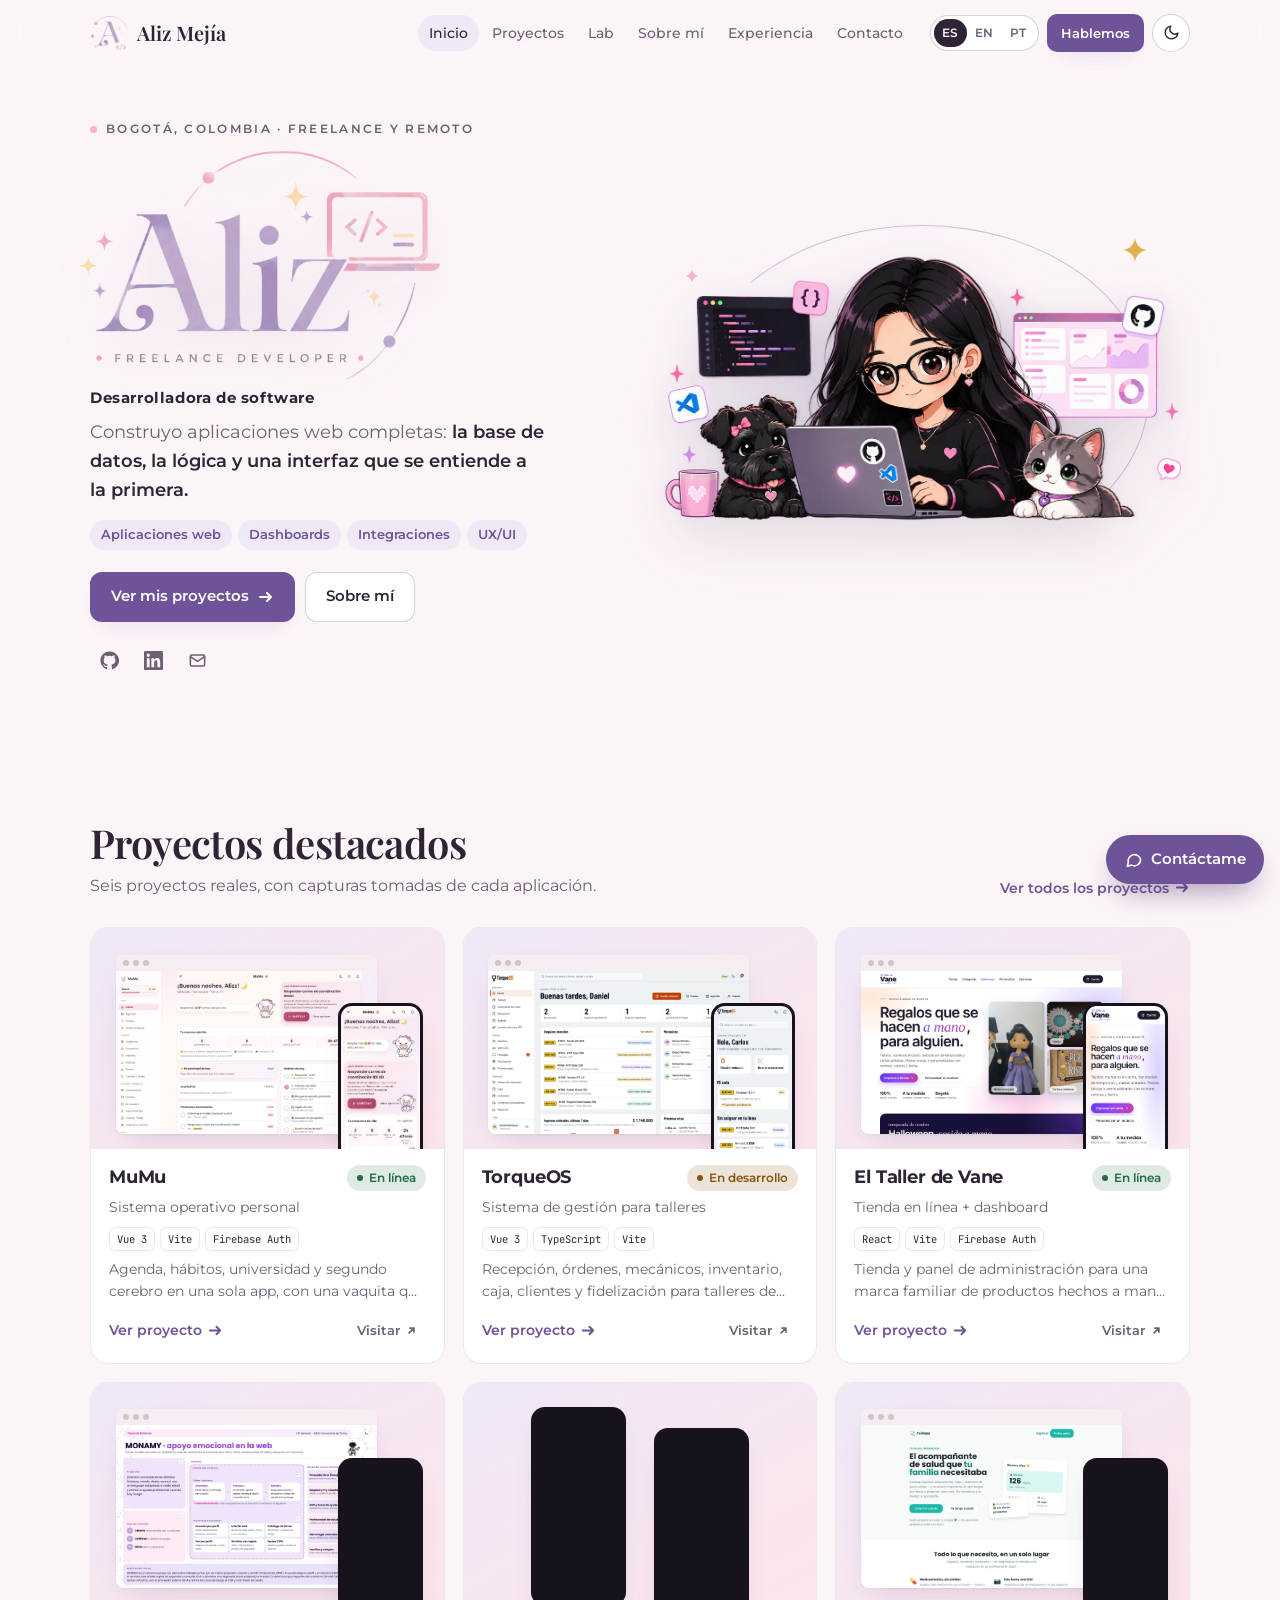
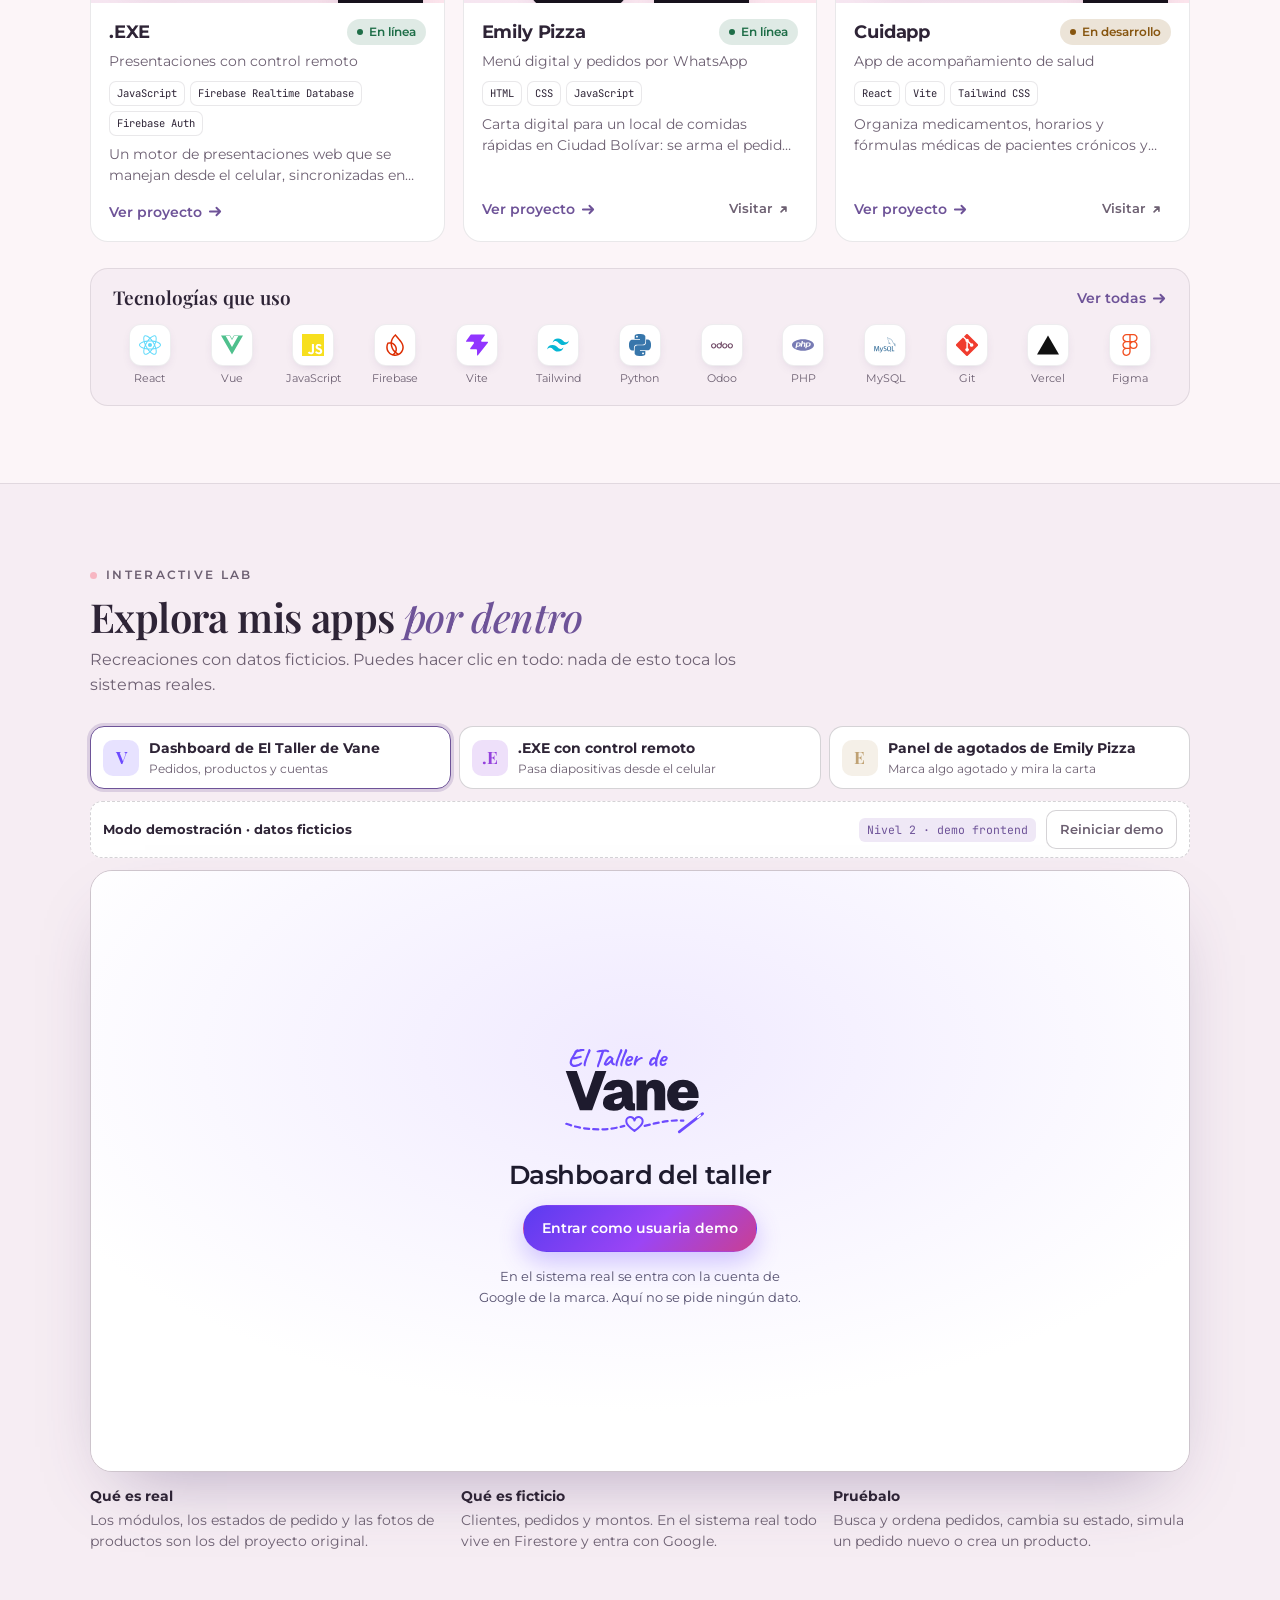
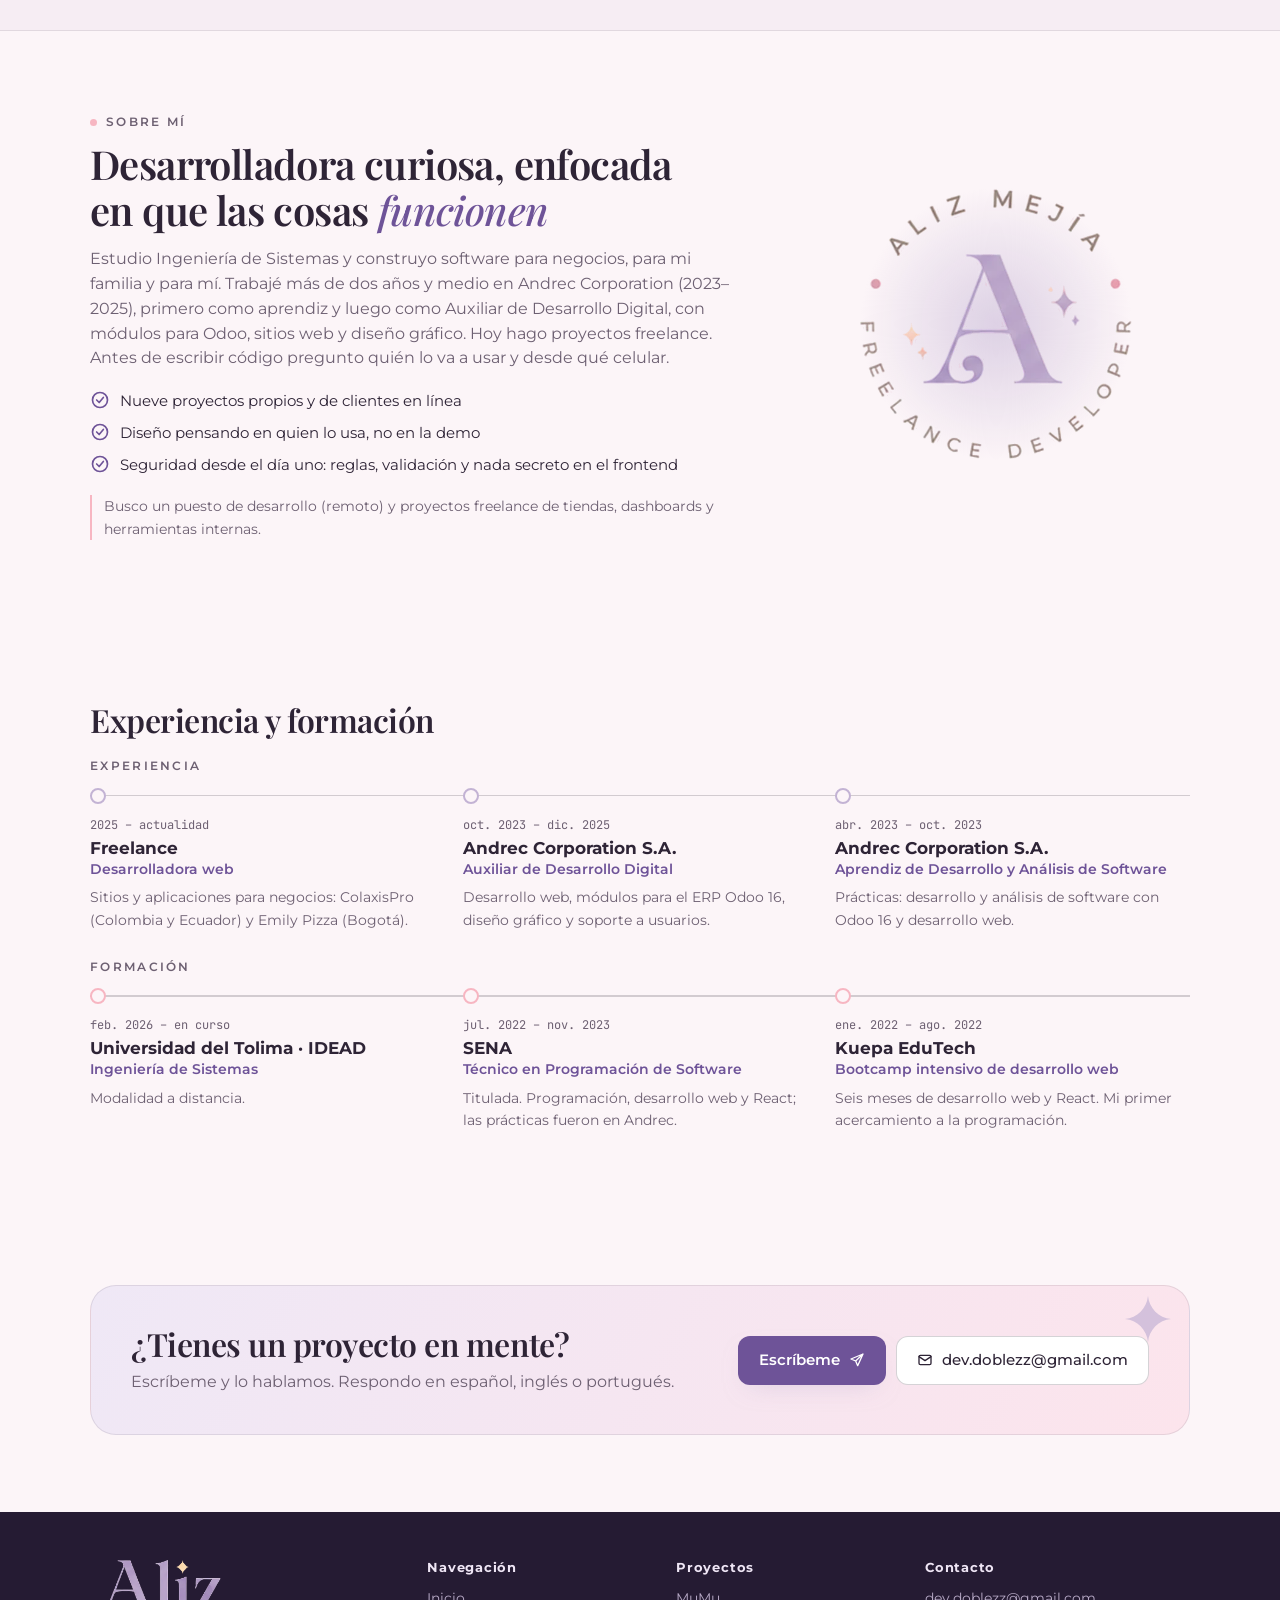
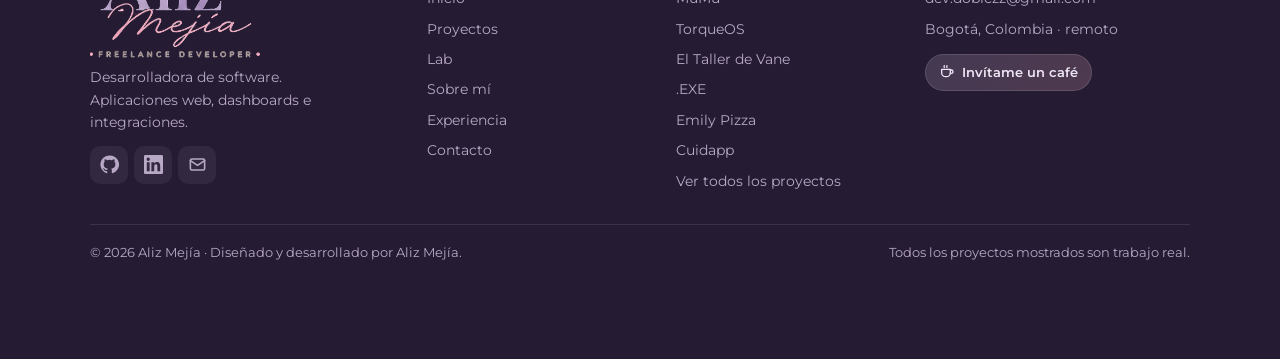
<file: index.html>
<!doctype html>
<html lang="es">
<head>
  <meta charset="utf-8">
  <meta name="viewport" content="width=device-width, initial-scale=1, viewport-fit=cover">
  <title>Aliz Mejía · Desarrolladora de software</title>
  <meta name="description" content="Portafolio de Aliz Mejía: aplicaciones web, dashboards y herramientas con Vue, React, Firebase y Supabase. Casos de estudio y demos interactivas.">
  <meta name="theme-color" content="#FCF4F7" media="(prefers-color-scheme: light)">
  <meta name="theme-color" content="#131017" media="(prefers-color-scheme: dark)">
  <link rel="canonical" href="https://aliz-mejia.vercel.app/">
  <link rel="alternate" hreflang="es" href="https://aliz-mejia.vercel.app/">
  <link rel="alternate" hreflang="en" href="https://aliz-mejia.vercel.app/?lang=en">
  <link rel="alternate" hreflang="pt" href="https://aliz-mejia.vercel.app/?lang=pt">

  <meta property="og:type" content="website">
  <meta property="og:title" content="Aliz Mejía · Desarrolladora de software">
  <meta property="og:description" content="Aplicaciones web, dashboards y herramientas que hoy usan personas reales. Casos de estudio y demos interactivas.">
  <meta property="og:image" content="https://aliz-mejia.vercel.app/assets/og.png">
  <meta property="og:image:width" content="1200">
  <meta property="og:image:height" content="630">
  <meta property="og:image:alt" content="Aliz Mejía, desarrolladora de software · Bogotá, Colombia">
  <meta property="og:locale" content="es_CO">
  <meta property="og:locale:alternate" content="en_US">
  <meta property="og:locale:alternate" content="pt_BR">
  <meta name="twitter:card" content="summary_large_image">

  <link rel="icon" href="assets/favicon.svg" type="image/svg+xml">
  <link rel="icon" href="assets/favicon-32.png" sizes="32x32" type="image/png">
  <link rel="apple-touch-icon" href="assets/apple-touch-icon.png">
  <link rel="manifest" href="manifest.webmanifest">

  <link rel="preconnect" href="https://fonts.googleapis.com">
  <link rel="preconnect" href="https://fonts.gstatic.com" crossorigin>
  <link rel="stylesheet" href="https://fonts.googleapis.com/css2?family=Playfair+Display:ital,wght@0,500;0,600;0,700;1,500&family=Montserrat:wght@400;500;600;700&family=JetBrains+Mono:wght@400;500&display=swap">
  <link rel="stylesheet" href="css/estilos.css">
  <link rel="stylesheet" href="css/lab.css">
  <link rel="preload" as="image" href="assets/marca/logo-principal.webp">

  <script>
    /* Aplica tema e idioma guardados antes de pintar, para evitar parpadeo */
    try {
      var t = localStorage.getItem("aliz-tema"); if (t) document.documentElement.dataset.theme = t;
      var q = new URLSearchParams(location.search).get("lang");
      var l = q || localStorage.getItem("aliz-idioma"); if (l) document.documentElement.lang = l;
    } catch (e) {}
  </script>
  <script type="application/ld+json">
  {
    "@context": "https://schema.org",
    "@type": "Person",
    "name": "Aliz Mejía",
    "jobTitle": "Desarrolladora de software",
    "address": { "@type": "PostalAddress", "addressLocality": "Bogotá", "addressCountry": "CO" },
    "email": "mailto:dev.doblezz@gmail.com",
    "sameAs": ["https://github.com/alizz3", "https://www.linkedin.com/in/alizz-doblezz"]
  }
  </script>
</head>
<body>
  <a class="skip" href="#contenido" id="skip">Saltar al contenido</a>

  <header class="top" id="top">
    <div class="wrap nav">
      <a class="brand" href="#inicio" aria-label="Aliz Mejía, inicio">
        <img src="assets/marca/monograma-sm.webp" alt="" width="40" height="40">
        <b>Aliz Mejía</b>
      </a>
      <nav class="menu" id="menu" aria-label="Principal"></nav>
      <div class="tools">
        <div class="lang" role="group" aria-label="Idioma / Language">
          <button type="button" data-lang="es" aria-pressed="true" lang="es">ES</button>
          <button type="button" data-lang="en" aria-pressed="false" lang="en">EN</button>
          <button type="button" data-lang="pt" aria-pressed="false" lang="pt">PT</button>
        </div>
        <a class="btn btn-primary btn-sm hablemos" id="hablemos" href="#contacto">Hablemos</a>
        <button class="icon-btn" id="tema" type="button" aria-label="Cambiar tema"></button>
        <button class="icon-btn burger" id="burger" type="button" aria-expanded="false" aria-controls="menu" aria-label="Abrir menú">
          <svg viewBox="0 0 24 24" fill="none" stroke="currentColor" stroke-width="2" stroke-linecap="round"><path d="M4 7h16M4 12h16M4 17h10"/></svg>
        </button>
      </div>
    </div>
  </header>

  <main id="contenido" tabindex="-1">
    <div id="inicio-raiz"></div>
    <div id="pagina" class="wrap pagina" hidden></div>
    <noscript>
      <div class="wrap sec">
        <h1>Aliz Mejía · Desarrolladora de software</h1>
        <p>Este portafolio necesita JavaScript para mostrar los proyectos y las demos. Puedes ver mi código en <a href="https://github.com/alizz3">github.com/alizz3</a> o escribirme a dev.doblezz@gmail.com.</p>
      </div>
    </noscript>
  </main>

  <footer class="pie" id="pie"></footer>

  <div class="flotantes">
    <button class="fab-arriba" id="arriba" type="button" aria-label="Volver arriba" hidden>
      <svg aria-hidden="true"><use href="#i-up"/></svg>
    </button>
    <div class="fab-wrap">
      <div class="fab-panel" id="fab-panel" role="menu" hidden></div>
      <button class="fab" id="fab" type="button" aria-expanded="false" aria-controls="fab-panel">
        <svg aria-hidden="true"><use href="#i-chat"/></svg><span id="fab-txt">Contáctame</span>
      </button>
    </div>
  </div>

  <svg width="0" height="0" style="position:absolute" aria-hidden="true">
    <symbol id="i-star" viewBox="0 0 24 24"><path fill="currentColor" d="M12 0c.6 6.4 5.6 11.4 12 12-6.4.6-11.4 5.6-12 12C11.4 17.6 6.4 12.6 0 12 6.4 11.4 11.4 6.4 12 0z"/></symbol>
    <symbol id="i-arrow" viewBox="0 0 16 16"><path fill="none" stroke="currentColor" stroke-width="2" stroke-linecap="round" stroke-linejoin="round" d="M2 8h11M9 4l4 4-4 4"/></symbol>
    <symbol id="i-out" viewBox="0 0 16 16"><path fill="none" stroke="currentColor" stroke-width="2" stroke-linecap="round" stroke-linejoin="round" d="M5 11l6-6M6 5h5v5"/></symbol>
    <symbol id="i-back" viewBox="0 0 16 16"><path fill="none" stroke="currentColor" stroke-width="2" stroke-linecap="round" stroke-linejoin="round" d="M14 8H3M7 4L3 8l4 4"/></symbol>
    <symbol id="i-lock" viewBox="0 0 24 24"><g fill="none" stroke="currentColor" stroke-width="2" stroke-linecap="round"><rect x="5" y="11" width="14" height="10" rx="2"/><path d="M8 11V8a4 4 0 0 1 8 0v3"/></g></symbol>
    <symbol id="i-gh" viewBox="0 0 24 24"><path fill="currentColor" d="M12 .5a11.5 11.5 0 0 0-3.64 22.41c.58.1.79-.25.79-.56v-2c-3.2.7-3.88-1.37-3.88-1.37-.53-1.33-1.28-1.69-1.28-1.69-1.05-.71.08-.7.08-.7 1.16.08 1.77 1.19 1.77 1.19 1.03 1.77 2.71 1.26 3.37.96.1-.75.4-1.26.73-1.55-2.55-.29-5.24-1.28-5.24-5.69 0-1.26.45-2.29 1.19-3.1-.12-.29-.52-1.46.11-3.05 0 0 .97-.31 3.17 1.18a11 11 0 0 1 5.77 0c2.2-1.49 3.17-1.18 3.17-1.18.63 1.59.23 2.76.11 3.05.74.81 1.19 1.84 1.19 3.1 0 4.42-2.7 5.39-5.26 5.68.41.36.78 1.06.78 2.14v3.17c0 .31.21.67.8.56A11.5 11.5 0 0 0 12 .5z"/></symbol>
    <symbol id="i-in" viewBox="0 0 24 24"><path fill="currentColor" d="M20.45 20.45h-3.56v-5.57c0-1.33-.02-3.04-1.85-3.04-1.86 0-2.14 1.45-2.14 2.94v5.67H9.35V9h3.41v1.56h.05c.48-.9 1.64-1.85 3.37-1.85 3.6 0 4.27 2.37 4.27 5.46v6.28zM5.34 7.43a2.06 2.06 0 1 1 0-4.13 2.06 2.06 0 0 1 0 4.13zM7.12 20.45H3.56V9h3.56v11.45zM22.22 0H1.77C.79 0 0 .77 0 1.73v20.54C0 23.23.79 24 1.77 24h20.45c.98 0 1.78-.77 1.78-1.73V1.73C24 .77 23.2 0 22.22 0z"/></symbol>
    <symbol id="i-mail" viewBox="0 0 24 24"><g fill="none" stroke="currentColor" stroke-width="2" stroke-linecap="round" stroke-linejoin="round"><rect x="3" y="5" width="18" height="14" rx="2"/><path d="m3 7 9 6 9-6"/></g></symbol>
    <symbol id="i-wa" viewBox="0 0 24 24"><path fill="currentColor" d="M17.5 14.4c-.3-.1-1.8-.9-2-1s-.5-.1-.7.1-.8 1-1 1.2-.4.2-.7.1a8.2 8.2 0 0 1-4-3.5c-.3-.5.3-.5.9-1.6.1-.2 0-.4 0-.5l-.9-2.2c-.2-.6-.5-.5-.7-.5h-.6a1.2 1.2 0 0 0-.9.4 3.6 3.6 0 0 0-1.1 2.7 6.3 6.3 0 0 0 1.3 3.3 14.4 14.4 0 0 0 5.5 4.9c2 .9 2.9 1 3.9.8.6-.1 1.8-.7 2.1-1.5s.3-1.4.2-1.5-.3-.2-.6-.3zM12 21.8a9.8 9.8 0 0 1-5-1.4l-.4-.2-3.7 1 1-3.6-.2-.4A9.8 9.8 0 1 1 12 21.8zM12 0a12 12 0 0 0-10.3 18L0 24l6.2-1.6A12 12 0 1 0 12 0z"/></symbol>
    <symbol id="i-sun" viewBox="0 0 24 24"><g fill="none" stroke="currentColor" stroke-width="2" stroke-linecap="round"><circle cx="12" cy="12" r="4"/><path d="M12 2v2M12 20v2M4.9 4.9l1.4 1.4M17.7 17.7l1.4 1.4M2 12h2M20 12h2M4.9 19.1l1.4-1.4M17.7 6.3l1.4-1.4"/></g></symbol>
    <symbol id="i-moon" viewBox="0 0 24 24"><path fill="none" stroke="currentColor" stroke-width="2" stroke-linejoin="round" d="M21 12.8A9 9 0 1 1 11.2 3a7 7 0 0 0 9.8 9.8z"/></symbol>
    <symbol id="i-search" viewBox="0 0 24 24"><g fill="none" stroke="currentColor" stroke-width="2" stroke-linecap="round"><circle cx="11" cy="11" r="7"/><path d="m20 20-3.5-3.5"/></g></symbol>
    <symbol id="i-user" viewBox="0 0 24 24"><g fill="none" stroke="currentColor" stroke-width="2" stroke-linecap="round"><circle cx="12" cy="8" r="4"/><path d="M4 21a8 8 0 0 1 16 0"/></g></symbol>
    <symbol id="i-shield" viewBox="0 0 24 24"><path fill="none" stroke="currentColor" stroke-width="2" stroke-linejoin="round" d="M12 3 4 6v6c0 5 3.4 8.3 8 9 4.6-.7 8-4 8-9V6l-8-3z"/></symbol>
    <symbol id="i-life" viewBox="0 0 24 24"><g fill="none" stroke="currentColor" stroke-width="2" stroke-linecap="round"><path d="M3 12h4l3-8 4 16 3-8h4"/></g></symbol>
    <symbol id="i-check" viewBox="0 0 24 24"><g fill="none" stroke="currentColor" stroke-width="2" stroke-linecap="round" stroke-linejoin="round"><circle cx="12" cy="12" r="9"/><path d="m8 12 3 3 5-6"/></g></symbol>
    <symbol id="i-send" viewBox="0 0 24 24"><path fill="none" stroke="currentColor" stroke-width="2" stroke-linejoin="round" d="M21 3 3 10.5l7 3 3 7L21 3zM10 13.5 21 3"/></symbol>
    <symbol id="i-up" viewBox="0 0 24 24"><path fill="none" stroke="currentColor" stroke-width="2.2" stroke-linecap="round" stroke-linejoin="round" d="M12 19V5M5 12l7-7 7 7"/></symbol>
    <symbol id="i-chat" viewBox="0 0 24 24"><path fill="none" stroke="currentColor" stroke-width="2" stroke-linejoin="round" d="M21 12a8 8 0 0 1-11.6 7.1L4 20.5l1.4-4.8A8 8 0 1 1 21 12z"/></symbol>
    <symbol id="i-cafe" viewBox="0 0 24 24"><g fill="none" stroke="currentColor" stroke-width="2" stroke-linecap="round" stroke-linejoin="round"><path d="M4 8h13v5a6 6 0 0 1-6 6h-1a6 6 0 0 1-6-6V8z"/><path d="M17 9h1.5a2.5 2.5 0 0 1 0 5H17M8 2.5c-.6.8-.6 1.7 0 2.5M12 2.5c-.6.8-.6 1.7 0 2.5"/></g></symbol>
    <symbol id="i-x" viewBox="0 0 24 24"><path fill="none" stroke="currentColor" stroke-width="2" stroke-linecap="round" d="M6 6l12 12M18 6 6 18"/></symbol>
  </svg>

  <script src="js/i18n.js"></script>
  <script src="js/datos.js"></script>
  <script src="js/iconos.js"></script>
  <script src="js/lab.js"></script>
  <script src="js/app.js"></script>
</body>
</html>
</file>
<file: css/estilos.css>
/* =========================================================================
   Portafolio de Aliz Mejía · estilos
   Marca: lavanda #C3B3D4, rosa #F7B6C2, rosa claro #FCE4EC, crema #FAECCD,
   gris malva #A89CA6 · Playfair Display + Montserrat.
   Concepto: inicio compacto y escaneable (hero → destacados en tarjetas →
   tecnologías → lab → sobre mí → experiencia → contacto); los detalles
   viven en páginas propias. Modo clarito y oscuro.
   ========================================================================= */
:root {
  --bg: #FCF5F8;
  --bg-2: #F6EDF3;
  --surface: #FFFFFF;
  --ink: #2E2436;
  --muted: #6D6072;
  --lav: #6E5398;          /* lavanda legible sobre claro */
  --lav-brand: #C3B3D4;
  --lav-tint: #EFE8F6;
  --pink: #9C3A55;         /* rosa legible sobre claro */
  --pink-brand: #F7B6C2;
  --pink-tint: #FCE4EC;
  --cream: #FAECCD;
  --gold: #E2B04A;
  --line: rgba(46, 36, 54, .1);
  --line-strong: rgba(46, 36, 54, .2);
  --shadow: 0 1px 2px rgba(46, 36, 54, .05), 0 12px 30px -14px rgba(76, 52, 110, .22);
  --shadow-lg: 0 30px 70px -30px rgba(76, 52, 110, .4);
  --glow: rgba(195, 179, 212, .55);
  --code-bg: #241B2C;
  --code-ink: #F2E9F5;
  --ok: #1F6E48;
  --warn: #875610;
  --on-accent: #FFFFFF;
  --pie-bg: #251B33;       /* pie oscuro en ambos temas */
  --pie-ink: #EFE6F5;
  --pie-muted: #B7A9C6;

  --display: "Playfair Display", Georgia, "Times New Roman", serif;
  --body: "Montserrat", system-ui, -apple-system, "Segoe UI", Roboto, sans-serif;
  --mono: "JetBrains Mono", ui-monospace, SFMono-Regular, Menlo, Consolas, monospace;

  --gutter: clamp(16px, 4vw, 40px);
  --max: 1180px;
  --r: 18px;
  --r-lg: 26px;
  --ease: cubic-bezier(.2, .7, .2, 1);
  --star-mask: url("data:image/svg+xml,%3Csvg xmlns='http://www.w3.org/2000/svg' viewBox='0 0 24 24'%3E%3Cpath d='M12 0c.6 6.4 5.6 11.4 12 12-6.4.6-11.4 5.6-12 12C11.4 17.6 6.4 12.6 0 12 6.4 11.4 11.4 6.4 12 0z'/%3E%3C/svg%3E");
  color-scheme: light;
}
@media (prefers-color-scheme: dark) {
  :root:not([data-theme="light"]) {
    --bg: #131017; --bg-2: #19141F; --surface: #1F1926; --ink: #F3EBF5; --muted: #AFA3B4;
    --lav: #C9B9DD; --lav-tint: #2A2235; --pink: #F7B6C2; --pink-tint: #33212B; --gold: #E9C77D;
    --line: rgba(243, 235, 245, .1); --line-strong: rgba(243, 235, 245, .2);
    --shadow: 0 1px 2px rgba(0, 0, 0, .3), 0 14px 34px -16px rgba(0, 0, 0, .6);
    --shadow-lg: 0 30px 70px -30px rgba(0, 0, 0, .85); --glow: rgba(143, 118, 179, .32);
    --code-bg: #0E0B12; --ok: #6FD3A0; --warn: #F0C06A; --on-accent: #1A1320; --pie-bg: #0D0A11;
    color-scheme: dark;
  }
}
:root[data-theme="dark"] {
  --bg: #131017; --bg-2: #19141F; --surface: #1F1926; --ink: #F3EBF5; --muted: #AFA3B4;
  --lav: #C9B9DD; --lav-tint: #2A2235; --pink: #F7B6C2; --pink-tint: #33212B; --gold: #E9C77D;
  --line: rgba(243, 235, 245, .1); --line-strong: rgba(243, 235, 245, .2);
  --shadow: 0 1px 2px rgba(0, 0, 0, .3), 0 14px 34px -16px rgba(0, 0, 0, .6);
  --shadow-lg: 0 30px 70px -30px rgba(0, 0, 0, .85); --glow: rgba(143, 118, 179, .32);
  --code-bg: #0E0B12; --ok: #6FD3A0; --warn: #F0C06A; --on-accent: #1A1320; --pie-bg: #0D0A11;
  color-scheme: dark;
}

/* ---------- base ---------- */
*, *::before, *::after { box-sizing: border-box; }
html { scroll-behavior: smooth; scroll-padding-top: 80px; }
body { margin: 0; background: var(--bg); color: var(--ink); font-family: var(--body); font-size: 16px; line-height: 1.6; -webkit-font-smoothing: antialiased; overflow-x: hidden; }
img { max-width: 100%; display: block; height: auto; }
a { color: inherit; }
button, input, select, textarea { font: inherit; color: inherit; }
h1, h2, h3, h4 { margin: 0; line-height: 1.15; text-wrap: balance; }
p { margin: 0; }
ul, ol { margin: 0; padding: 0; list-style: none; }
:focus-visible { outline: 2px solid var(--pink); outline-offset: 3px; border-radius: 6px; }
[hidden] { display: none !important; }
.sr-only { position: absolute; width: 1px; height: 1px; overflow: hidden; clip: rect(0 0 0 0); white-space: nowrap; }
.wrap { max-width: var(--max); margin-inline: auto; padding-inline: var(--gutter); }
.skip { position: absolute; left: 12px; top: -60px; z-index: 50; background: var(--ink); color: var(--bg); padding: 10px 16px; border-radius: 999px; text-decoration: none; }
.skip:focus { top: 12px; }
::selection { background: var(--pink-brand); color: #2E2436; }
main:focus { outline: none; }

/* ---------- tipos ---------- */
.eyebrow { font-size: 11.5px; font-weight: 600; letter-spacing: .2em; text-transform: uppercase; color: var(--muted); display: inline-flex; align-items: center; gap: 9px; }
.eyebrow::before { content: ""; width: 7px; height: 7px; border-radius: 50%; background: var(--pink-brand); }
.h-sec { font-family: var(--display); font-weight: 600; font-size: clamp(28px, 3.6vw, 40px); letter-spacing: -.015em; margin-top: 8px; }
.h-sec em { font-style: italic; color: var(--lav); font-weight: 500; }
.h-sm { font-size: clamp(24px, 2.8vw, 32px); }
.sec-lead { color: var(--muted); max-width: 60ch; margin-top: 8px; font-size: 15.5px; }
.sec { padding-block: clamp(44px, 6vw, 80px); }
.sec-head-row { display: flex; justify-content: space-between; align-items: flex-end; gap: 12px 24px; flex-wrap: wrap; margin-bottom: 28px; }
.sec-head-row > div { min-width: 0; }
.sec-head-row .h-sec { margin-top: 0; }
.sec-head-row .eyebrow + .h-sec { margin-top: 8px; }

/* ---------- botones ---------- */
.btn { display: inline-flex; align-items: center; justify-content: center; gap: 9px; font-weight: 600; font-size: 14.5px; padding: 12px 20px; border-radius: 12px; text-decoration: none; border: 1px solid transparent; cursor: pointer; transition: transform .25s var(--ease), box-shadow .25s var(--ease), background .2s, border-color .2s; white-space: nowrap; }
.btn svg { width: 16px; height: 16px; flex: none; transition: transform .25s var(--ease); }
.btn-primary { background: var(--lav); color: var(--on-accent); box-shadow: 0 10px 24px -12px var(--glow); }
.btn-primary:hover { transform: translateY(-2px); box-shadow: 0 16px 32px -12px var(--glow); }
.btn-primary:hover svg { transform: translateX(3px); }
.btn-ghost { background: var(--surface); border-color: var(--line-strong); }
.btn-ghost:hover { border-color: var(--lav); }
.btn-sm { padding: 8px 13px; font-size: 13px; border-radius: 10px; }
.btn[aria-disabled="true"] { opacity: .55; cursor: not-allowed; }
.link-arrow { display: inline-flex; align-items: center; gap: 6px; font-weight: 600; font-size: 14px; color: var(--lav); text-decoration: none; white-space: nowrap; }
.link-arrow svg { width: 15px; height: 15px; transition: transform .25s var(--ease); }
a.link-arrow:hover svg { transform: translateX(3px); }

.chip { display: inline-flex; align-items: center; font-family: var(--mono); font-size: 11.5px; padding: 4px 9px; border-radius: 7px; border: 1px solid var(--line); background: var(--surface); white-space: nowrap; }
.badge { display: inline-flex; align-items: center; gap: 6px; font-size: 11.5px; font-weight: 600; padding: 4px 10px; border-radius: 999px; background: var(--lav-tint); color: var(--lav); white-space: nowrap; }
.badge i { width: 6px; height: 6px; border-radius: 50%; background: currentColor; }
.badge.vivo { background: color-mix(in srgb, var(--ok) 14%, transparent); color: var(--ok); }
.badge.desarrollo { background: color-mix(in srgb, var(--warn) 16%, transparent); color: var(--warn); }
.badge.academico { background: var(--pink-tint); color: var(--pink); }
.badge.archivo { background: var(--bg-2); color: var(--muted); }

/* ---------- header ---------- */
.top { position: sticky; top: env(safe-area-inset-top, 0px); z-index: 30; background: color-mix(in srgb, var(--bg) 86%, transparent); backdrop-filter: saturate(1.4) blur(12px); -webkit-backdrop-filter: saturate(1.4) blur(12px); border-bottom: 1px solid transparent; transition: border-color .3s; }
.top.scrolled { border-bottom-color: var(--line); }
.nav { display: flex; align-items: center; gap: 16px; height: 66px; }
.brand { display: flex; align-items: center; gap: 9px; text-decoration: none; flex: none; }
.brand img { width: 38px; height: 38px; object-fit: contain; }
.brand b { font-family: var(--display); font-weight: 600; font-size: 20px; }
.menu { display: flex; gap: 2px; margin-left: auto; }
.menu a { text-decoration: none; font-size: 14px; font-weight: 500; color: var(--muted); padding: 7px 11px; border-radius: 999px; transition: color .2s, background .2s; }
.menu a:hover { color: var(--ink); }
.menu a.activo { color: var(--ink); background: var(--lav-tint); }
.tools { display: flex; align-items: center; gap: 8px; }
.icon-btn { width: 38px; height: 38px; border-radius: 50%; border: 1px solid var(--line-strong); background: var(--surface); color: var(--ink); display: grid; place-items: center; cursor: pointer; transition: transform .25s var(--ease), border-color .2s; flex: none; }
.icon-btn:hover { border-color: var(--lav); }
.icon-btn svg { width: 17px; height: 17px; }
.lang { display: flex; border: 1px solid var(--line-strong); border-radius: 999px; padding: 3px; background: var(--surface); }
.lang button { border: 0; background: none; font-size: 11.5px; font-weight: 600; letter-spacing: .05em; padding: 5px 8px; border-radius: 999px; cursor: pointer; color: var(--muted); }
.lang button[aria-pressed="true"] { background: var(--ink); color: var(--bg); }
.burger { display: none; }
@media (max-width: 1060px) {
  .menu { position: fixed; inset: 66px 0 auto 0; flex-direction: column; gap: 2px; padding: 12px var(--gutter) 20px; background: var(--bg); border-bottom: 1px solid var(--line); box-shadow: var(--shadow); transform: translateY(-8px); opacity: 0; visibility: hidden; transition: .25s var(--ease); margin: 0; }
  .menu.abierto { transform: none; opacity: 1; visibility: visible; }
  .menu a { font-size: 17px; padding: 11px 14px; }
  .burger { display: grid; }
  .tools { margin-left: auto; }
}
@media (max-width: 640px) { .hablemos { display: none; } }
@media (max-width: 400px) { .brand b { display: none; } .lang button { padding: 5px 6px; } }

/* ---------- hero ---------- */
.hero { padding-block: clamp(24px, 4vw, 48px) clamp(32px, 5vw, 64px); position: relative; overflow: hidden; }
.hero-grid { display: grid; grid-template-columns: 1fr 1.05fr; gap: clamp(24px, 4vw, 56px); align-items: center; }
.hero-grid > * { min-width: 0; }
.hero-logo { margin: 10px 0 0 -10px; width: min(360px, 88%); }
.hero-logo img { width: 100%; filter: drop-shadow(0 14px 24px rgba(127, 100, 168, .16)); }
.rol { font-size: 15px; font-weight: 700; letter-spacing: .04em; margin-top: 6px; }
.lead { font-size: clamp(16px, 1.5vw, 18px); color: var(--muted); max-width: 46ch; margin-top: 8px; text-wrap: pretty; }
.lead strong { color: var(--ink); font-weight: 600; }
.chips-foco { display: flex; flex-wrap: wrap; gap: 6px; margin-top: 16px; }
.chips-foco li { font-size: 12.5px; font-weight: 600; padding: 5px 11px; border-radius: 999px; background: var(--lav-tint); color: var(--lav); }
.actions { display: flex; flex-wrap: wrap; gap: 10px; margin-top: 22px; }
.redes { display: flex; gap: 6px; margin-top: 20px; }
.redes a { width: 38px; height: 38px; display: grid; place-items: center; border-radius: 10px; color: var(--muted); transition: color .2s, background .2s; }
.redes a:hover { color: var(--lav); background: var(--lav-tint); }
.redes svg { width: 19px; height: 19px; }

.hero-vis { position: relative; padding-block: 4%; }
.halo { position: absolute; inset: 0 4% 2%; border-radius: 50%; background: radial-gradient(closest-side, var(--glow), transparent 78%); }
.halo::after { content: ""; position: absolute; inset: -2% 4%; border-radius: 50%; border: 1.5px solid var(--lav-brand); border-left-color: transparent; border-bottom-color: transparent; opacity: .8; animation: girar 60s linear infinite; }
@keyframes girar { to { transform: rotate(360deg); } }
.estrella { position: absolute; pointer-events: none; }
.estrella svg { width: 100%; height: 100%; }
.hero-vis .e1 { width: 24px; height: 24px; top: 2%; right: 8%; color: var(--gold); animation: flotar 6s ease-in-out infinite; }
.hero-vis .e2 { width: 14px; height: 14px; top: 10%; left: 6%; color: var(--pink-brand); animation: flotar 8s ease-in-out infinite; }
.ilustracion { position: relative; display: block; width: 100%; height: auto; filter: drop-shadow(0 18px 30px rgba(60, 40, 90, .14)); }
:root[data-theme="dark"] .ilustracion { filter: drop-shadow(0 0 1px rgba(243, 235, 245, .35)) drop-shadow(0 18px 34px rgba(0, 0, 0, .4)); }
@media (prefers-color-scheme: dark) { :root:not([data-theme="light"]) .ilustracion { filter: drop-shadow(0 0 1px rgba(243, 235, 245, .35)) drop-shadow(0 18px 34px rgba(0, 0, 0, .4)); } }
.tk-k { color: #C3B3D4; } .tk-s { color: #F7B6C2; } .tk-p { color: #FAECCD; }
@keyframes flotar { 50% { transform: translateY(-8px); } }
@media (prefers-reduced-motion: reduce) { .hero-vis .estrella { animation: none; } }
@media (max-width: 900px) {
  .hero-grid { grid-template-columns: 1fr; }
  .hero-logo { width: min(300px, 80%); }
  .hero-vis { max-width: 560px; width: 100%; margin-inline: auto; }
}

/* ---------- destacados ---------- */
.dest-grid { display: grid; grid-template-columns: repeat(3, minmax(0, 1fr)); gap: 18px; }
.pcard { position: relative; display: flex; flex-direction: column; background: var(--surface); border: 1px solid var(--line); border-radius: var(--r); overflow: hidden; transition: transform .35s var(--ease), box-shadow .35s var(--ease), border-color .2s; }
.pcard:hover { transform: translateY(-4px); box-shadow: var(--shadow); border-color: var(--line-strong); }
.pcard-link { position: absolute; inset: 0; z-index: 1; border-radius: inherit; }
.pcard-link:focus-visible { outline-offset: -3px; }
.pc-media { position: relative; aspect-ratio: 16 / 10; background: linear-gradient(150deg, var(--lav-tint), var(--pink-tint)); overflow: hidden; }
.mini-nav { position: absolute; left: 7%; top: 12%; width: 74%; border-radius: 8px; overflow: hidden; background: var(--surface); box-shadow: var(--shadow); transition: transform .5s var(--ease); }
.mini-nav .bar { display: flex; gap: 4px; padding: 5px 7px; background: var(--bg-2); }
.mini-nav .bar i { width: 6px; height: 6px; border-radius: 50%; background: var(--line-strong); }
.mini-nav img { width: 100%; aspect-ratio: 16 / 10; object-fit: cover; object-position: top; }
.mini-tel { border-radius: 14px; padding: 3px; background: #17121C; box-shadow: var(--shadow); transition: transform .5s var(--ease); }
.mini-tel img { border-radius: 11px; width: 100%; aspect-ratio: 390 / 844; object-fit: cover; object-position: top; }
.mini-tel.flot { position: absolute; right: 6%; bottom: -14%; width: 24%; }
.pc-tels { display: flex; justify-content: center; align-items: flex-start; gap: 8%; padding-top: 7%; }
.pc-tels .mini-tel { width: 27%; }
.pc-tels .mini-tel:nth-child(2) { margin-top: 6%; }
.pcard:hover .mini-nav { transform: translateY(-4px); }
.pcard:hover .mini-tel { transform: translateY(-6px); }
.pc-body { padding: 16px 18px 18px; display: flex; flex-direction: column; gap: 6px; flex: 1; }
.pc-row { display: flex; justify-content: space-between; align-items: center; gap: 10px; }
.pc-row h3 { font-size: 18px; font-weight: 700; letter-spacing: -.01em; }
.pc-tipo { font-size: 13.5px; color: var(--muted); }
.pc-tags { display: flex; flex-wrap: wrap; gap: 5px; margin-top: 2px; }
.pc-tags .chip { font-size: 10.5px; padding: 3px 7px; }
.pc-res { font-size: 13.5px; color: var(--muted); display: -webkit-box; -webkit-line-clamp: 2; -webkit-box-orient: vertical; overflow: hidden; margin-top: 2px; }
.pc-foot { display: flex; justify-content: space-between; align-items: center; margin-top: auto; padding-top: 8px; }
.pc-vivo { position: relative; z-index: 2; display: inline-flex; gap: 5px; align-items: center; font-size: 12.5px; font-weight: 600; color: var(--muted); text-decoration: none; padding: 4px 8px; border-radius: 8px; }
.pc-vivo:hover { color: var(--ok); background: color-mix(in srgb, var(--ok) 10%, transparent); }
.pc-vivo svg { width: 13px; height: 13px; }
.car-ctrl { display: none; }
@media (max-width: 1000px) { .dest-grid { grid-template-columns: repeat(2, minmax(0, 1fr)); } }
@media (max-width: 680px) {
  .dest-grid { display: flex; overflow-x: auto; scroll-snap-type: x mandatory; gap: 16px; padding-bottom: 6px; margin-inline: calc(-1 * var(--gutter)); padding-inline: var(--gutter); scroll-padding-inline: var(--gutter); scrollbar-width: none; }
  .dest-grid::-webkit-scrollbar { display: none; }
  .pcard { flex: 0 0 86%; scroll-snap-align: start; }
  .car-ctrl { display: flex; justify-content: center; align-items: center; gap: 14px; margin-top: 14px; }
  .car-dots { display: flex; gap: 6px; }
  .car-dots i { width: 7px; height: 7px; border-radius: 50%; background: var(--line-strong); transition: width .25s, background .25s; }
  .car-dots i.on { width: 18px; border-radius: 4px; background: var(--lav); }
}

/* ---------- tecnologías ---------- */
.tec-band { margin-top: 26px; display: grid; gap: 14px; padding: 18px 22px; border-radius: var(--r); background: var(--bg-2); border: 1px solid var(--line); }
.tec-head { display: flex; justify-content: space-between; align-items: center; gap: 12px; }
.tec-band h3 { font-family: var(--display); font-weight: 600; font-size: 19px; }
.tec-list { display: grid; grid-template-columns: repeat(13, minmax(0, 1fr)); gap: 10px 8px; }
.tec-list li { display: flex; flex-direction: column; align-items: center; gap: 4px; font-size: 11px; color: var(--muted); text-align: center; }
.tec-ico { width: 42px; height: 42px; border-radius: 12px; background: #FFFFFF; border: 1px solid rgba(46, 36, 54, .08); display: grid; place-items: center; box-shadow: 0 4px 12px -6px rgba(76, 52, 110, .25); }
@media (max-width: 900px) { .tec-list { grid-template-columns: repeat(6, minmax(0, 1fr)); } }
@media (max-width: 480px) { .tec-list { grid-template-columns: repeat(4, minmax(0, 1fr)); } .tec-band { padding: 16px; } }

/* ---------- lab ---------- */
.lab { background: var(--bg-2); border-block: 1px solid var(--line); }
.lab-tabs { display: grid; grid-template-columns: repeat(3, minmax(0, 1fr)); gap: 8px; margin-bottom: 12px; }
.lab-tab { display: flex; gap: 10px; align-items: center; text-align: left; border: 1px solid var(--line-strong); background: var(--surface); border-radius: 14px; padding: 10px 12px; cursor: pointer; transition: border-color .2s, box-shadow .2s; min-width: 0; }
.lab-tab span { min-width: 0; }
.lab-tab b { display: block; font-size: 14px; }
.lab-tab small { color: var(--muted); font-size: 12px; display: block; overflow: hidden; text-overflow: ellipsis; white-space: nowrap; }
.lab-tab[aria-selected="true"] { border-color: var(--lav); box-shadow: 0 0 0 3px color-mix(in srgb, var(--lav) 20%, transparent); }
.lab-tab .lt-ico { width: 36px; height: 36px; border-radius: 10px; display: grid; place-items: center; flex: none; font-weight: 700; font-family: var(--display); font-size: 17px; }
.lab-aviso { display: flex; flex-wrap: wrap; gap: 8px 16px; align-items: center; justify-content: space-between; font-size: 13px; color: var(--muted); padding: 8px 12px; border-radius: 12px; background: var(--surface); border: 1px dashed var(--line-strong); margin-bottom: 12px; }
.lab-aviso strong { color: var(--ink); }
.nivel { font-family: var(--mono); font-size: 11.5px; padding: 3px 8px; border-radius: 6px; background: var(--lav-tint); color: var(--lav); }
.lab-explica { display: grid; grid-template-columns: repeat(3, minmax(0, 1fr)); gap: 14px; margin-top: 14px; font-size: 13.5px; color: var(--muted); }
.lab-explica b { display: block; color: var(--ink); margin-bottom: 2px; }
@media (max-width: 760px) {
  .lab-tabs { display: flex; overflow-x: auto; scrollbar-width: none; }
  .lab-tab { flex: 0 0 auto; }
  .lab-tab small { display: none; }
  .lab-explica { grid-template-columns: 1fr; gap: 8px; }
}

/* ---------- sobre mí ---------- */
.sobre { display: grid; grid-template-columns: 1.25fr .75fr; gap: clamp(24px, 5vw, 64px); align-items: center; }
.sobre > * { min-width: 0; }
.sobre .txt { color: var(--muted); margin-top: 14px; max-width: 62ch; font-size: 15.5px; }
.checks { display: grid; gap: 8px; margin-top: 18px; }
.checks li { display: flex; gap: 10px; align-items: flex-start; font-size: 15px; }
.checks svg { width: 20px; height: 20px; flex: none; color: var(--lav); margin-top: 1px; }
.busco { margin-top: 18px; font-size: 14px; color: var(--muted); padding-left: 12px; border-left: 2px solid var(--pink-brand); }
.sobre-vis { aspect-ratio: 1; border-radius: 50%; display: grid; place-items: center; background: radial-gradient(closest-side, var(--glow), transparent 80%); max-width: 340px; width: 100%; justify-self: center; }
.sobre-vis .sello { width: 80%; }
.sobre-vis .foto { width: 100%; height: 100%; object-fit: cover; border-radius: 50%; }
@media (max-width: 800px) { .sobre { grid-template-columns: 1fr; } .sobre-vis { max-width: 220px; order: -1; } }

/* ---------- experiencia (línea horizontal) ---------- */
.exp-grupos { display: grid; gap: 30px; margin-top: 22px; }
.exp-sub { font-size: 11.5px; letter-spacing: .2em; text-transform: uppercase; font-weight: 600; color: var(--muted); margin-bottom: 14px; }
.linea { display: grid; grid-template-columns: repeat(3, minmax(0, 1fr)); gap: 18px; position: relative; }
.linea::before { content: ""; position: absolute; left: 0; right: 0; top: 7px; height: 1.5px; background: var(--line-strong); }
.hito { position: relative; padding-top: 28px; }
.hito::before { content: ""; position: absolute; left: 0; top: 0; width: 16px; height: 16px; border-radius: 50%; background: var(--bg); border: 2px solid var(--lav-brand); }
.hito.estudio::before { border-color: var(--pink-brand); }
.hito .tag { font-size: 11px; letter-spacing: .16em; text-transform: uppercase; font-weight: 600; color: var(--muted); }
.hito .per { display: block; font-family: var(--mono); font-size: 12px; color: var(--muted); }
.hito h4 { font-size: 16.5px; font-weight: 700; margin-top: 4px; }
.hito .cargo { display: block; color: var(--lav); font-weight: 600; font-size: 14px; }
.hito p { color: var(--muted); font-size: 14px; margin-top: 6px; }
@media (max-width: 760px) {
  .linea { grid-template-columns: 1fr; gap: 0; margin-left: 7px; border-left: 1.5px solid var(--line-strong); }
  .linea::before { display: none; }
  .hito { padding: 0 0 22px 24px; }
  .hito::before { left: -9px; }
}

/* ---------- contacto ---------- */
.cta { position: relative; display: grid; grid-template-columns: 1fr auto; gap: 18px 32px; align-items: center; padding: clamp(24px, 4vw, 40px); border-radius: var(--r-lg); background: linear-gradient(120deg, var(--lav-tint), var(--pink-tint)); border: 1px solid var(--line); overflow: hidden; }
.cta > * { min-width: 0; }
.cta .h-sec { margin-top: 0; }
.cta p { color: var(--muted); margin-top: 6px; }
.cta-acc { display: flex; flex-wrap: wrap; gap: 10px; }
.cta-acc .btn-ghost { font-weight: 500; }
.cta .e3 { width: 46px; height: 46px; right: 18px; top: 10px; color: var(--lav-brand); opacity: .7; }
@media (max-width: 760px) { .cta { grid-template-columns: 1fr; } .cta .e3 { display: none; } }

/* ---------- footer ---------- */
.pie { background: var(--pie-bg); color: var(--pie-ink); padding-block: 48px 96px; }
.pie-grid { display: grid; grid-template-columns: 1.4fr 1fr 1fr 1.2fr; gap: 28px; }
.pie-grid > * { min-width: 0; display: flex; flex-direction: column; gap: 8px; font-size: 14px; }
.pie-grid h2 { font-size: 13px; font-weight: 700; letter-spacing: .06em; margin-bottom: 4px; }
.pie-grid a, .pie-grid span { color: var(--pie-muted); text-decoration: none; overflow-wrap: anywhere; }
.pie-grid a:hover { color: var(--pie-ink); }
.pie-logo { width: 170px; }
.pie-marca p { color: var(--pie-muted); max-width: 30ch; }
.pie .redes { margin-top: 4px; }
.pie .redes a { color: var(--pie-muted); background: rgba(255, 255, 255, .06); }
.pie .redes a:hover { color: var(--pie-ink); background: rgba(255, 255, 255, .12); }
.pie-grid a.btn-cafe { align-self: flex-start; display: inline-flex; align-items: center; gap: 7px; margin-top: 6px; padding: 7px 13px; border-radius: 999px; font-weight: 600; font-size: 13px; color: var(--pie-ink); background: linear-gradient(120deg, rgba(195, 179, 212, .2), rgba(247, 182, 194, .2)); border: 1px solid rgba(255, 255, 255, .12); transition: background .2s, border-color .2s; }
.pie-grid a.btn-cafe:hover { color: var(--pie-ink); background: linear-gradient(120deg, rgba(195, 179, 212, .32), rgba(247, 182, 194, .32)); border-color: rgba(255, 255, 255, .22); }
.btn-cafe svg { width: 16px; height: 16px; }
.legal { margin-top: 32px; padding-top: 18px; border-top: 1px solid rgba(255, 255, 255, .1); display: flex; flex-wrap: wrap; gap: 6px 20px; justify-content: space-between; font-size: 12.5px; color: var(--pie-muted); }
@media (max-width: 860px) { .pie-grid { grid-template-columns: 1fr 1fr; } .pie-marca, .pie-con { grid-column: 1 / -1; } }

/* ---------- páginas internas ---------- */
.pagina { padding-block: 22px 72px; min-height: 70vh; }
.volver { display: inline-flex; gap: 8px; align-items: center; text-decoration: none; font-weight: 600; font-size: 14px; color: var(--muted); padding: 8px 12px 8px 8px; border-radius: 999px; }
.volver svg { width: 16px; height: 16px; }
.volver:hover { color: var(--ink); background: var(--surface); }
.pag-head { margin: 12px 0 24px; }
.pag-head .h-sec { font-size: clamp(32px, 5vw, 48px); }

.explorar-bar { display: flex; flex-wrap: wrap; gap: 12px; align-items: center; justify-content: space-between; margin-bottom: 22px; }
.filtros { display: flex; flex-wrap: wrap; gap: 8px; }
.filtro { border: 1px solid var(--line-strong); background: var(--surface); border-radius: 999px; padding: 7px 13px; font-size: 13.5px; font-weight: 500; cursor: pointer; display: inline-flex; gap: 7px; align-items: center; transition: background .2s, color .2s, border-color .2s; }
.filtro span { font-family: var(--mono); font-size: 11px; color: var(--muted); }
.filtro[aria-pressed="true"] { background: var(--ink); color: var(--bg); border-color: var(--ink); }
.filtro[aria-pressed="true"] span { color: inherit; opacity: .7; }
.buscar { position: relative; flex: 1 1 240px; max-width: 320px; }
.buscar input { width: 100%; border: 1px solid var(--line-strong); background: var(--surface); border-radius: 999px; padding: 9px 16px 9px 40px; font-size: 14px; }
.buscar svg { position: absolute; left: 14px; top: 50%; translate: 0 -50%; width: 16px; height: 16px; color: var(--muted); }
.grid-proy { display: grid; grid-template-columns: repeat(auto-fill, minmax(min(100%, 280px), 1fr)); gap: 16px; }
.card { display: flex; flex-direction: column; background: var(--surface); border: 1px solid var(--line); border-radius: var(--r); overflow: hidden; text-decoration: none; transition: transform .35s var(--ease), box-shadow .35s var(--ease); animation: aparecer .45s var(--ease) both; }
.card:hover { transform: translateY(-4px); box-shadow: var(--shadow); }
.card .cover { aspect-ratio: 16 / 10; background: var(--bg-2); overflow: hidden; position: relative; border-bottom: 1px solid var(--line); }
.card .cover img { width: 100%; height: 100%; object-fit: cover; object-position: top; }
.card .cover img.mob { object-fit: contain; object-position: center; padding-top: 12px; }
.cover-code { position: absolute; inset: 0; padding: 16px; font-family: var(--mono); font-size: 11.5px; line-height: 1.75; color: var(--muted); background: var(--bg-2); overflow: hidden; }
.cover-code b { color: var(--lav); font-weight: 500; display: block; margin-bottom: 4px; }
.cover-code pre { margin: 0; white-space: pre; font: inherit; }
.cover-code .ph { display: block; height: 8px; border-radius: 4px; background: var(--line-strong); margin: 10px 0; }
.cover-card { position: absolute; inset: 0; display: grid; place-items: center; background: linear-gradient(135deg, var(--lav-tint), var(--pink-tint)); }
.cover-card div { width: 40%; aspect-ratio: 9 / 14; border-radius: 12px; background: var(--surface); box-shadow: var(--shadow); display: grid; place-items: center; padding: 12px; }
.cover-card div i { display: block; width: 70%; height: 7px; border-radius: 4px; background: var(--line-strong); }
.cover-card div i:first-child { width: 34px; height: 34px; border-radius: 50%; background: var(--lav-brand); }
.cover-note { position: absolute; left: 10px; bottom: 10px; font-size: 11px; font-weight: 600; background: var(--surface); border-radius: 6px; padding: 3px 8px; color: var(--muted); border: 1px solid var(--line); }
.card .body { padding: 16px 16px 18px; display: flex; flex-direction: column; gap: 7px; flex: 1; }
.card .row { display: flex; justify-content: space-between; gap: 10px; align-items: center; }
.card h3 { font-size: 17px; font-weight: 700; }
.card .anio { font-family: var(--mono); font-size: 12px; color: var(--muted); }
.card p { color: var(--muted); font-size: 14px; }
.card .stack { display: flex; flex-wrap: wrap; gap: 5px; margin-top: auto; padding-top: 6px; }
.card .stack .chip { font-size: 10.5px; padding: 3px 7px; }
.vacio { grid-column: 1 / -1; text-align: center; padding: 44px 16px; border: 1px dashed var(--line-strong); border-radius: var(--r); color: var(--muted); }
.vacio b { display: block; color: var(--ink); font-family: var(--display); font-size: 22px; margin-bottom: 6px; }
@keyframes aparecer { from { opacity: 0; transform: translateY(10px); } }

.skills { display: grid; grid-template-columns: repeat(auto-fit, minmax(min(100%, 330px), 1fr)); gap: 16px; }
.skill-grupo { background: var(--surface); border: 1px solid var(--line); border-radius: var(--r); padding: 20px; }
.skill-grupo h2 { font-family: var(--display); font-size: 21px; font-weight: 600; margin-bottom: 10px; }
.skill { display: flex; justify-content: space-between; gap: 12px; padding: 9px 0; border-top: 1px solid var(--line); align-items: baseline; }
.skill:first-of-type { border-top: 0; }
.skill b { font-weight: 600; font-size: 14.5px; }
.skill .en { display: flex; flex-wrap: wrap; gap: 4px 10px; justify-content: flex-end; font-size: 12.5px; }
.skill .en a { color: var(--muted); text-decoration: none; border-bottom: 1px dotted var(--line-strong); }
.skill .en a:hover { color: var(--lav); }

/* caso de estudio */
.caso-head { display: grid; grid-template-columns: 1.2fr .8fr; gap: 28px; align-items: end; margin-top: 14px; padding-bottom: 28px; border-bottom: 1px solid var(--line); }
.caso-head > * { min-width: 0; }
.caso-head h1 { font-family: var(--display); font-size: clamp(40px, 6.5vw, 76px); font-weight: 600; letter-spacing: -.03em; margin-top: 10px; }
.caso-head .tipo { color: var(--lav); font-weight: 600; margin-top: 6px; }
.caso-head .resumen { color: var(--muted); font-size: 17px; margin-top: 12px; max-width: 56ch; }
.ficha { display: grid; gap: 12px; font-size: 14px; background: var(--surface); border: 1px solid var(--line); border-radius: var(--r); padding: 18px; margin: 0; }
.ficha dt { font-size: 11px; letter-spacing: .16em; text-transform: uppercase; color: var(--muted); font-weight: 600; }
.ficha dd { margin: 2px 0 0; }
.ficha-chips, .ficha .acc { display: flex; flex-wrap: wrap; gap: 6px; margin-top: 6px !important; }
.galeria { display: grid; grid-template-columns: repeat(auto-fit, minmax(min(100%, 200px), 1fr)); gap: 14px; margin-block: 32px; align-items: start; }
.galeria button { border: 1px solid var(--line); border-radius: 14px; overflow: hidden; padding: 0; background: var(--bg-2); cursor: zoom-in; box-shadow: var(--shadow); }
.galeria button.desk { grid-column: span 2; }
.galeria img { width: 100%; }
@media (max-width: 560px) { .galeria button.desk { grid-column: auto; } }
.caso-cuerpo { display: grid; grid-template-columns: 210px 1fr; gap: clamp(24px, 5vw, 60px); }
.caso-cuerpo > * { min-width: 0; }
.caso-indice { position: sticky; top: 90px; align-self: start; display: grid; gap: 2px; font-size: 14px; }
.caso-indice a { text-decoration: none; color: var(--muted); padding: 5px 10px; border-left: 2px solid var(--line); }
.caso-indice a:hover { color: var(--ink); border-color: var(--lav); }
.bloque { padding-block: 20px; border-bottom: 1px solid var(--line); }
.bloque:last-child { border-bottom: 0; }
.bloque h2 { font-family: var(--display); font-size: 24px; font-weight: 600; margin-bottom: 10px; display: flex; gap: 12px; align-items: baseline; }
.bloque h2 small { font-family: var(--mono); font-size: 12px; color: var(--muted); font-weight: 400; }
.bloque p { color: var(--muted); max-width: 68ch; }
.bloque ul.lista { display: grid; gap: 8px; }
.bloque ul.lista li { display: flex; gap: 10px; }
.bloque ul.lista li::before { content: ""; flex: none; width: 13px; height: 13px; margin-top: 6px; background: var(--pink-brand); mask: var(--star-mask) center / contain no-repeat; -webkit-mask: var(--star-mask) center / contain no-repeat; }
.flujo { display: flex; flex-wrap: wrap; align-items: center; gap: 8px; }
.flujo span { font-family: var(--mono); font-size: 12.5px; padding: 7px 11px; border-radius: 10px; background: var(--surface); border: 1px solid var(--line-strong); }
.flujo i { color: var(--muted); font-style: normal; }
pre.code { background: var(--code-bg); color: var(--code-ink); border-radius: 14px; padding: 18px 20px; overflow-x: auto; font-family: var(--mono); font-size: 13px; line-height: 1.7; margin-top: 10px; }
.code-file { font-family: var(--mono); font-size: 12px; color: var(--muted); }
.caso-sig { margin-top: 44px; display: flex; justify-content: space-between; gap: 12px; flex-wrap: wrap; }
@media (max-width: 860px) { .caso-head, .caso-cuerpo { grid-template-columns: 1fr; } .caso-indice { display: none; } }
.nf { text-align: center; padding-block: 100px; }
.nf h1 { font-family: var(--display); font-size: 64px; color: var(--lav); }
.nf h2 { font-size: 22px; }
.nf p { color: var(--muted); margin: 10px 0 24px; }

/* visor y toast */
.visor { position: fixed; inset: 0; z-index: 60; background: rgba(15, 10, 20, .86); display: grid; place-items: center; padding: 24px; }
.visor img { max-height: 88vh; width: auto; border-radius: 12px; box-shadow: var(--shadow-lg); }
.visor button { position: absolute; top: calc(16px + env(safe-area-inset-top, 0px)); right: 16px; }
.toast { position: fixed; left: 50%; bottom: calc(24px + env(safe-area-inset-bottom, 0px)); translate: -50% 0; z-index: 70; background: var(--ink); color: var(--bg); padding: 11px 18px; border-radius: 999px; font-size: 14px; font-weight: 500; box-shadow: var(--shadow-lg); animation: aparecer .3s var(--ease); max-width: calc(100vw - 32px); }

/* aparición al hacer scroll */
.rev.entra { animation: subir .6s var(--ease) both; }
@keyframes subir { from { opacity: .001; transform: translateY(16px); } }

@media (prefers-reduced-motion: reduce) {
  *, *::before, *::after { animation: none !important; transition: none !important; scroll-behavior: auto !important; }
}

/* logos según tema */
.solo-oscuro { display: none !important; }
@media (prefers-color-scheme: dark) { :root:not([data-theme="light"]) .solo-claro { display: none !important; } :root:not([data-theme="light"]) .solo-oscuro { display: block !important; } }
:root[data-theme="dark"] .solo-claro { display: none !important; }
:root[data-theme="dark"] .solo-oscuro { display: block !important; }

/* ---------- botones flotantes ---------- */
.flotantes { position: fixed; right: max(16px, env(safe-area-inset-right, 0px)); bottom: calc(16px + env(safe-area-inset-bottom, 0px)); z-index: 40; display: flex; flex-direction: column; align-items: flex-end; gap: 10px; }
.fab-arriba { width: 44px; height: 44px; border-radius: 50%; border: 1px solid var(--line-strong); background: var(--surface); color: var(--ink); display: grid; place-items: center; cursor: pointer; box-shadow: var(--shadow); animation: aparecer .25s var(--ease); transition: transform .2s var(--ease), border-color .2s; }
.fab-arriba:hover { transform: translateY(-2px); border-color: var(--lav); }
.fab-arriba svg { width: 18px; height: 18px; }
.fab-wrap { position: relative; }
.fab { display: inline-flex; align-items: center; gap: 8px; border: 0; cursor: pointer; padding: 13px 18px; border-radius: 999px; font-weight: 600; font-size: 14.5px; background: var(--lav); color: var(--on-accent); box-shadow: 0 14px 30px -10px rgba(76, 52, 110, .55); transition: transform .25s var(--ease); }
.fab:hover { transform: translateY(-2px); }
.fab svg { width: 19px; height: 19px; }
.fab.abierto { background: var(--ink); color: var(--bg); }
.fab-panel { position: absolute; right: 0; bottom: calc(100% + 10px); width: min(330px, calc(100vw - 32px)); background: var(--surface); border: 1px solid var(--line); border-radius: 18px; padding: 10px; box-shadow: var(--shadow-lg); display: grid; gap: 4px; animation: aparecer .2s var(--ease); }
.fab-tit { font-family: var(--display); font-weight: 600; font-size: 18px; padding: 6px 8px 4px; }
.fab-op { display: flex; align-items: center; gap: 12px; padding: 9px 8px; border-radius: 12px; text-decoration: none; min-width: 0; }
a.fab-op:hover, .fab-op:has(.fab-op-link:hover) { background: var(--bg-2); }
.fab-op-link { display: flex; align-items: center; gap: 12px; text-decoration: none; min-width: 0; flex: 1; }
.fab-op b { display: block; font-size: 14.5px; }
.fab-op small { display: block; font-size: 12.5px; color: var(--muted); overflow: hidden; text-overflow: ellipsis; white-space: nowrap; }
.fab-op span:not(.fab-ico) { min-width: 0; }
.fab-ico { width: 38px; height: 38px; border-radius: 11px; background: var(--lav-tint); color: var(--lav); display: grid; place-items: center; flex: none; }
.fab-ico.wa { background: color-mix(in srgb, #25D366 16%, transparent); color: #128C4B; }
.fab-ico svg { width: 19px; height: 19px; }
.fab-copiar { border: 1px solid var(--line-strong); background: none; border-radius: 999px; font-size: 12px; font-weight: 600; padding: 5px 10px; cursor: pointer; flex: none; }
.fab-copiar:hover { border-color: var(--lav); }
@media (max-width: 480px) { .fab { padding: 12px 15px; font-size: 14px; } }
</file>
<file: css/lab.css>
/* =========================================================================
   Interactive Lab · cada demo conserva la identidad visual de su proyecto,
   por eso sus colores son fijos (no cambian con el tema del portafolio).
   ========================================================================= */
.lab-stage { border-radius: 22px; overflow: hidden; border: 1px solid var(--line-strong); box-shadow: var(--shadow-lg); }
.lab-modal { position: fixed; inset: 0; z-index: 80; background: rgba(20, 12, 30, .55); display: grid; place-items: center; padding: 16px; animation: aparecer .2s ease; }
.lab-modal-caja { width: min(560px, 100%); max-height: 90vh; overflow: auto; background: #fff; color: #1E1B2E; border-radius: 20px; padding: 22px; box-shadow: 0 30px 80px -20px rgba(0, 0, 0, .5); color-scheme: light; }
.lab-modal-head { display: flex; justify-content: space-between; align-items: center; gap: 12px; margin-bottom: 14px; }
.lab-modal-head h4 { font-size: 19px; font-weight: 600; }
.lab-modal .icon-btn { background: #F6F3FF; border-color: #DDD6F3; color: #1E1B2E; }
.lx-label { display: block; font-size: 11px; font-weight: 600; letter-spacing: .18em; text-transform: uppercase; color: var(--muted); margin-bottom: 8px; }

/* ---------------- El Taller de Vane ---------------- */
.lv { --vi: #6D4AFF; --vi-d: #3B23A8; --tinta: #1E1B2E; --txt: #565170; --lila: #F6F3FF; --linea: #ECE8F7; --borde: #DDD6F3; --grad: linear-gradient(135deg, #5B3BF0 0%, #9B45F5 55%, #C93F92 100%);
  display: grid; grid-template-columns: 210px 1fr; min-height: 600px; background: #fff; color: var(--tinta); font-size: 14px; color-scheme: light; }
.lv.lv-solo { display: block; }
.lv-side { background: var(--lila); border-right: 1px solid var(--linea); padding: 20px 14px; display: flex; flex-direction: column; gap: 22px; }
.lv-side > img { width: 140px; height: auto; }
.lv-side nav { display: grid; gap: 4px; }
.lv-side nav button { text-align: left; border: 0; background: none; padding: 10px 12px; border-radius: 12px; font-weight: 500; color: var(--txt); cursor: pointer; display: flex; justify-content: space-between; align-items: center; }
.lv-side nav button:hover { background: #fff; }
.lv-side nav button.on { background: #fff; color: var(--vi-d); font-weight: 600; box-shadow: 0 4px 14px rgba(76, 52, 170, .1); }
.lv-burbuja { background: #C93F92; color: #fff; border-radius: 999px; font-size: 11px; padding: 1px 7px; font-weight: 700; }
.lv-user { margin-top: auto; display: grid; gap: 8px; }
.lv-user small { color: var(--txt); font-size: 12px; word-break: break-all; }
.lv-main { padding: 22px; display: grid; gap: 16px; align-content: start; min-width: 0; }
.lv-head { display: flex; justify-content: space-between; align-items: center; gap: 12px; flex-wrap: wrap; }
.lv-head h4 { font-size: 24px; font-weight: 600; letter-spacing: -.02em; }
.lv-btn { border: 1px solid transparent; border-radius: 999px; padding: 11px 18px; font-weight: 600; cursor: pointer; font-size: 14px; }
.lv-grad { background: var(--grad); color: #fff; box-shadow: 0 10px 24px rgba(109, 74, 255, .3); }
.lv-borde { background: #fff; border-color: var(--borde); color: var(--tinta); }
.lv-sm { padding: 8px 14px; font-size: 13px; }
.lv-login { min-height: 600px; display: grid; place-content: center; justify-items: center; text-align: center; gap: 14px; padding: 24px; background: radial-gradient(60% 60% at 50% 30%, #F0EAFF, #fff); }
.lv-login img { width: 180px; height: auto; }
.lv-login h3 { font-size: 26px; font-weight: 600; letter-spacing: -.02em; }
.lv-login p { color: var(--txt); max-width: 36ch; font-size: 13px; }
.lv-kpis { display: grid; grid-template-columns: repeat(auto-fit, minmax(150px, 1fr)); gap: 12px; }
.lv-kpi { border: 1px solid var(--linea); border-radius: 16px; padding: 14px 16px; background: #fff; box-shadow: 0 8px 24px rgba(76, 52, 170, .06); }
.lv-kpi span { color: var(--txt); font-size: 12.5px; display: block; }
.lv-kpi b { font-size: 22px; letter-spacing: -.02em; font-variant-numeric: tabular-nums; }
.lv-dos { display: grid; grid-template-columns: 1.2fr 1fr; gap: 12px; }
.lv-dos > * { min-width: 0; }
.lv-card { border: 1px solid var(--linea); border-radius: 16px; padding: 16px; background: #fff; }
.lv-card h5 { font-size: 14px; font-weight: 600; margin-bottom: 10px; }
.lv-chart { width: 100%; height: auto; }
.lv-axis { stroke: var(--borde); }
.lv-bar { fill: #CFC3FF; } .lv-bar-hoy { fill: var(--vi); }
.lv-ax { font-size: 11px; fill: var(--txt); font-family: var(--body); }
.lv-val { font-size: 10.5px; fill: var(--tinta); font-family: var(--mono); }
.lv-tabla-wrap { overflow-x: auto; }
.lv-tabla { width: 100%; border-collapse: collapse; font-size: 13.5px; font-variant-numeric: tabular-nums; }
.lv-tabla th { text-align: left; font-size: 11.5px; text-transform: uppercase; letter-spacing: .06em; color: var(--txt); font-weight: 600; padding: 8px 10px; border-bottom: 1px solid var(--linea); white-space: nowrap; }
.lv-tabla td { padding: 10px; border-bottom: 1px solid var(--linea); white-space: nowrap; }
.lv-click tbody tr { cursor: pointer; }
.lv-click tbody tr:hover, .lv-click tbody tr:focus-visible { background: var(--lila); outline: none; }
.lv-flash { animation: lvflash 2s ease; }
@keyframes lvflash { 0%, 40% { background: #F3E8FF; } }
.lv-mono { font-family: var(--mono); font-size: 12.5px; }
.lv-tabla em { color: var(--txt); font-style: normal; font-size: 12px; }
.lv-vacio { text-align: center; color: var(--txt); padding: 30px !important; }
.lv-est { display: inline-block; font-size: 11.5px; font-weight: 600; padding: 3px 9px; border-radius: 999px; }
.lv-nuevo { background: #FDE7F3; color: #A61E6A; } .lv-confirmado { background: #E8F0FF; color: #2350B8; } .lv-proceso { background: #FFF3DC; color: #8A5A00; }
.lv-listo { background: #E9E3FF; color: #4B2FC4; } .lv-entregado { background: #E2F6EC; color: #1E7A4B; } .lv-cancelado { background: #F0EEF4; color: #6F6A80; text-decoration: line-through; }
.lv-ult { display: grid; gap: 6px; }
.lv-ult button { width: 100%; display: grid; grid-template-columns: 1fr 1.6fr auto; gap: 10px; align-items: center; text-align: left; border: 1px solid var(--linea); background: #fff; border-radius: 12px; padding: 10px 12px; cursor: pointer; color: inherit; }
.lv-ult button:hover { border-color: var(--borde); background: var(--lila); }
.lv-ult span { color: var(--txt); overflow: hidden; text-overflow: ellipsis; white-space: nowrap; }
.lv-chips { display: flex; gap: 6px; flex-wrap: wrap; }
.lv-chip { border: 1px solid var(--borde); background: #fff; border-radius: 999px; padding: 6px 12px; font-size: 13px; cursor: pointer; color: var(--tinta); }
.lv-chip span { font-family: var(--mono); font-size: 11px; color: var(--txt); margin-left: 2px; }
.lv-chip.on { background: var(--tinta); color: #fff; border-color: var(--tinta); }
.lv-chip.on span { color: #fff; opacity: .7; }
.lv-tools { display: flex; gap: 10px; flex-wrap: wrap; align-items: center; }
.lv-input { flex: 1 1 200px; }
.lv-input input, .lv-sel select, .lv-form input, .lv-form select, .lv-form textarea { width: 100%; border: 1px solid var(--borde); border-radius: 12px; padding: 10px 12px; background: #fff; color: var(--tinta); font-size: 14px; }
.lv-sel { display: flex; gap: 8px; align-items: center; font-size: 13px; color: var(--txt); }
.lv-sel select { width: auto; }
.lv-prods { display: grid; grid-template-columns: repeat(auto-fill, minmax(190px, 1fr)); gap: 12px; }
.lv-prod { border: 1px solid var(--linea); border-radius: 16px; overflow: hidden; background: #fff; display: grid; transition: opacity .2s; }
.lv-prod.off { opacity: .55; }
.lv-prod img, .lv-ph { width: 100%; aspect-ratio: 1; object-fit: cover; }
.lv-ph { display: grid; place-items: center; background: var(--grad); color: #fff; font-size: 44px; font-weight: 600; }
.lv-prod > div { padding: 10px 12px 12px; display: grid; gap: 4px; }
.lv-prod b { font-size: 13.5px; line-height: 1.3; }
.lv-prod small { color: var(--txt); font-size: 12px; }
.lv-switch { display: flex; align-items: center; gap: 8px; font-size: 12px; color: var(--txt); cursor: pointer; margin-top: 4px; }
.lv-switch input { position: absolute; opacity: 0; width: 1px; height: 1px; }
.lv-switch span { width: 34px; height: 20px; border-radius: 999px; background: #D7D2E4; position: relative; transition: background .2s; flex: none; }
.lv-switch span::after { content: ""; position: absolute; top: 2px; left: 2px; width: 16px; height: 16px; border-radius: 50%; background: #fff; transition: transform .2s; box-shadow: 0 1px 3px rgba(0, 0, 0, .2); }
.lv-switch input:checked + span { background: var(--vi); }
.lv-switch input:checked + span::after { transform: translateX(14px); }
.lv-switch input:focus-visible + span { outline: 2px solid var(--vi); outline-offset: 2px; }
.lv-dl { display: grid; grid-template-columns: 1fr 1fr; gap: 10px; margin-bottom: 14px; font-size: 13.5px; }
.lv-dl dt { font-size: 11px; text-transform: uppercase; letter-spacing: .08em; color: #565170; font-weight: 600; }
.lv-dl dd { margin: 0; }
.lv-form { display: grid; grid-template-columns: 1fr 1fr; gap: 12px; }
.lv-form label { display: grid; gap: 5px; font-size: 13px; font-weight: 600; color: #565170; }
.lv-form .full { grid-column: 1 / -1; }
.lv-acc { display: flex; justify-content: flex-end; gap: 8px; }
.lv-err { color: #B4235E; font-size: 13px; min-height: 0; }
@media (max-width: 760px) {
  .lv { grid-template-columns: 1fr; }
  .lv-side { flex-direction: row; flex-wrap: wrap; align-items: center; gap: 10px; padding: 12px; border-right: 0; border-bottom: 1px solid var(--linea); }
  .lv-side > img { width: 100px; }
  .lv-side nav { display: flex; order: 3; width: 100%; overflow-x: auto; }
  .lv-side nav button { white-space: nowrap; padding: 8px 12px; }
  .lv-user { margin: 0 0 0 auto; display: flex; align-items: center; }
  .lv-user small { display: none; }
  .lv-dos { grid-template-columns: 1fr; }
  .lv-main { padding: 14px; }
  .lv-form, .lv-dl { grid-template-columns: 1fr; }
  .lv-ult button { grid-template-columns: 1fr auto; }
  .lv-ult button span:nth-child(2) { display: none; }
}

/* ---------------- .EXE ---------------- */
.lx { --pur: #9440DD; --pink: #FF1FA9; --ink: #19002F; display: grid; grid-template-columns: 1fr 300px; gap: 24px; padding: 24px; background: linear-gradient(180deg, #FBF6FF, #F6EEFB); min-height: 600px; align-items: start; color-scheme: light; }
.lx > * { min-width: 0; }
.lx .lx-label { color: #5B4B7A; }
.lx-screen { position: relative; aspect-ratio: 16 / 10; border-radius: 16px; overflow: hidden; background: #fff; color: var(--ink); border: 1px solid #EBDDF7; box-shadow: 0 30px 60px -30px rgba(80, 20, 120, .45); display: grid; grid-template-rows: auto 1fr auto; transition: background .4s, color .4s; }
.lx-screen.dark { background: #140022; color: #F4ECFF; border-color: #2B0C45; }
.lx-bar { display: flex; align-items: center; gap: 12px; padding: 8px 14px; background: linear-gradient(90deg, var(--pur), var(--pink)); color: #fff; font-size: 12px; font-weight: 600; }
.lx-bar img { height: 18px; width: auto; filter: brightness(0) invert(1); }
.lx-bar span:last-child { margin-left: auto; font-family: var(--mono); font-weight: 400; }
.lx-body { padding: 4% 5%; display: grid; align-content: center; gap: 8px; }
.lx-body h5 { font-size: clamp(20px, 3.2vw, 38px); font-weight: 700; letter-spacing: -.02em; line-height: 1.05; }
.lx-body p { color: var(--pur); font-weight: 600; font-size: clamp(12px, 1.4vw, 16px); }
.lx-screen.dark .lx-body p { color: #D9A8FF; }
.lx-portada { text-align: center; justify-items: center; background: radial-gradient(60% 60% at 50% 50%, rgba(148, 64, 221, .12), transparent); }
.lx-portada h5 { font-size: clamp(36px, 7vw, 80px); background: linear-gradient(90deg, var(--pur), var(--pink)); -webkit-background-clip: text; background-clip: text; color: transparent; }
.lx-cards { display: grid; grid-template-columns: repeat(3, 1fr); gap: 3%; margin-top: 4%; }
.lx-card { border-radius: 12px; padding: 10% 8%; background: #F5EEFC; border: 2px solid transparent; transition: transform .35s var(--ease), opacity .35s, border-color .35s, box-shadow .35s; display: grid; gap: 4px; }
.lx-screen.dark .lx-card { background: #24093A; }
.lx-card b { font-family: var(--mono); font-size: clamp(11px, 1.3vw, 15px); color: var(--pink); }
.lx-card span { font-size: clamp(10px, 1.1vw, 13px); }
.lx-card.hl { border-color: var(--pink); transform: scale(1.06); box-shadow: 0 14px 30px -12px rgba(255, 31, 169, .55); }
.lx-card.dim { opacity: .35; }
.lx-foot { font-size: 11px; padding: 6px 14px; border-top: 1px solid #F3B8D3; color: #5B4B7A; }
.lx-screen.dark .lx-foot { color: #C9B4E6; border-color: #3A1458; }
.lx-pausa { position: absolute; inset: 0; display: grid; place-items: center; background: rgba(25, 0, 47, .72); color: #fff; font-weight: 700; font-size: clamp(16px, 2.4vw, 26px); backdrop-filter: blur(4px); }
.lx-msg { position: absolute; left: 50%; top: 18%; translate: -50% 0; background: var(--pink); color: #fff; padding: 8px 16px; border-radius: 999px; font-weight: 700; font-size: 14px; box-shadow: 0 10px 24px rgba(255, 31, 169, .45); animation: aparecer .3s ease; }
.lx-col-tel { justify-self: center; width: 100%; max-width: 300px; }
.lx-phone { border-radius: 38px; padding: 10px; background: #17121C; box-shadow: 0 30px 60px -24px rgba(40, 0, 70, .6); }
.lx-ctrl { border-radius: 30px; background: #FFF; color: var(--ink); padding: 16px 14px; display: grid; gap: 12px; min-height: 520px; align-content: start; }
.lx-ctrl-top { display: flex; align-items: center; gap: 8px; font-size: 13px; }
.lx-ctrl-top b { color: var(--pur); }
.lx-ctrl-top small { margin-left: auto; color: #5B4B7A; }
.lx-dot { width: 8px; height: 8px; border-radius: 50%; background: #2EAD6B; }
.lx-presencia { display: flex; gap: 6px; flex-wrap: wrap; }
.lx-presencia button { border: 1px dashed #D6C2EE; background: none; border-radius: 999px; font-size: 11.5px; padding: 4px 10px; cursor: pointer; color: #8A7AA6; }
.lx-presencia button.on { border-style: solid; background: #F0E4FA; color: var(--ink); }
.lx-mini { background: #F5EEFC; border-radius: 16px; padding: 12px; display: grid; gap: 6px; }
.lx-mini small { color: #5B4B7A; font-size: 11.5px; }
.lx-mini button { border: 1px solid #E1CFF5; background: #fff; border-radius: 10px; padding: 9px; text-align: left; font-family: var(--mono); font-size: 12.5px; cursor: pointer; color: var(--ink); }
.lx-mini button.on { border-color: var(--pink); background: #FFEDF8; color: #B0006F; }
.lx-notas { font-size: 12.5px; }
.lx-notas small { font-size: 10.5px; text-transform: uppercase; letter-spacing: .14em; color: var(--pink); font-weight: 700; }
.lx-row { display: grid; grid-template-columns: 1fr 1fr; gap: 8px; }
.lx-row button, .lx-nav button { border: 0; border-radius: 14px; padding: 12px 8px; font-weight: 600; cursor: pointer; background: #F0E4FA; color: var(--ink); font-size: 13px; }
.lx-row button[aria-pressed="true"] { background: var(--ink); color: #fff; }
.lx-msgsel { display: grid; gap: 4px; font-size: 11.5px; color: #5B4B7A; }
.lx-msgsel select { border: 1px solid #E1CFF5; border-radius: 10px; padding: 8px; background: #fff; color: var(--ink); }
.lx-nav { display: grid; grid-template-columns: 1fr .8fr 1fr; gap: 6px; margin-top: auto; }
.lx-nav .pri { background: linear-gradient(135deg, var(--pur), var(--pink)); color: #fff; }
.lx-nav button:disabled { opacity: .4; cursor: not-allowed; }
@media (max-width: 860px) { .lx { grid-template-columns: 1fr; padding: 14px; } .lx-ctrl { min-height: 0; } }

/* ---------------- Emily Pizza ---------------- */
.le { --negro: #070606; --panel: #121110; --fg: #efe7da; --muted: #a59e93; --gold: #bfa173; --ok: #86c493;
  display: grid; grid-template-columns: 1fr 320px; gap: 24px; padding: 24px; background: radial-gradient(80% 60% at 70% 0%, #1c1916, #070606); color: var(--fg); min-height: 600px; align-items: start; color-scheme: dark; }
.le > * { min-width: 0; }
.le .lx-label { color: var(--muted); }
.le-panel { background: var(--panel); border: 1px solid #2a2622; border-radius: 18px; padding: 18px; display: grid; gap: 12px; }
.le-ph { display: flex; align-items: center; gap: 12px; }
.le-ph img { width: 56px; height: auto; }
.le-ph b { font-size: 17px; color: var(--gold); font-family: var(--display); font-weight: 600; }
.le-aviso { display: grid; gap: 6px; font-size: 13px; color: var(--muted); }
.le-aviso input { border: 1px solid #3a342d; background: #0b0a09; color: var(--fg); border-radius: 10px; padding: 10px 12px; }
.le-sub { font-size: 11px; letter-spacing: .18em; text-transform: uppercase; color: var(--gold); font-weight: 700; margin-top: 4px; }
.le-cats { display: grid; grid-template-columns: 1fr 1fr; gap: 8px; }
.le-tog { display: flex; align-items: center; gap: 8px; font-size: 13.5px; cursor: pointer; }
.le-tog input { position: absolute; opacity: 0; width: 1px; height: 1px; }
.le-tog span { width: 34px; height: 20px; border-radius: 999px; background: #3a342d; position: relative; flex: none; transition: background .2s; }
.le-tog span::after { content: ""; position: absolute; top: 2px; left: 2px; width: 16px; height: 16px; border-radius: 50%; background: var(--fg); transition: transform .2s; }
.le-tog input:checked + span { background: var(--gold); }
.le-tog input:checked + span::after { transform: translateX(14px); }
.le-tog input:focus-visible + span { outline: 2px solid var(--gold); outline-offset: 2px; }
.le-panel details { border: 1px solid #2a2622; border-radius: 12px; padding: 8px 12px; }
.le-panel summary { cursor: pointer; font-weight: 600; font-size: 14px; padding: 4px 0; }
.le-items { display: grid; grid-template-columns: 1fr 1fr; gap: 6px; margin-top: 8px; }
.le-chk { display: flex; align-items: center; gap: 8px; font-size: 13px; cursor: pointer; padding: 6px 8px; border-radius: 8px; }
.le-chk:hover { background: #1b1916; }
.le-chk input { accent-color: #e0a35a; width: 16px; height: 16px; }
.le-chk em { display: none; margin-left: auto; font-style: normal; font-size: 10.5px; color: #e0a35a; font-weight: 700; }
.le-chk input:checked ~ em { display: inline; }
.le-col-tel { justify-self: center; width: 100%; max-width: 320px; }
.le-phone { border-radius: 38px; padding: 10px; background: #2a2622; box-shadow: 0 30px 60px -24px rgba(0, 0, 0, .8); }
.le-app { border-radius: 30px; background: var(--negro); padding: 14px 12px; display: grid; gap: 10px; min-height: 540px; align-content: start; border: 1px solid #1d1a17; }
.le-top { display: grid; place-items: center; }
.le-top img { width: 72px; height: auto; }
.le-banner { background: linear-gradient(90deg, #3a2c16, #2a2010); border: 1px solid #5a4523; color: #f3d8a7; padding: 8px 12px; border-radius: 12px; font-size: 12.5px; text-align: center; }
.le-tabs { display: grid; grid-template-columns: repeat(4, 1fr); gap: 6px; }
.le-tabs button { border: 1px solid transparent; background: none; color: var(--fg); display: grid; justify-items: center; gap: 4px; font-size: 11px; cursor: pointer; padding: 4px 2px; border-radius: 12px; }
.le-tabs img { width: 44px; height: 44px; border-radius: 50%; object-fit: cover; }
.le-tabs button[aria-selected="true"] { border-color: var(--gold); background: #15120f; }
.le-tabs button.off img { filter: grayscale(1); opacity: .45; }
.le-lista { display: grid; gap: 6px; }
.le-item { display: flex; justify-content: space-between; align-items: center; gap: 10px; padding: 10px 12px; border-radius: 12px; background: var(--panel); border: 1px solid #221f1b; }
.le-item b { display: block; font-size: 13.5px; font-family: var(--display); font-weight: 600; }
.le-item span { font-size: 12px; color: var(--gold); font-family: var(--mono); }
.le-item button { border: 1px solid var(--gold); background: none; color: var(--fg); border-radius: 999px; padding: 6px 10px; font-size: 12px; cursor: pointer; white-space: nowrap; }
.le-item button:hover { background: var(--gold); color: #151311; }
.le-item.ag { opacity: .5; }
.le-item.ag b { text-decoration: line-through; }
.le-item em { font-style: normal; font-size: 11px; font-weight: 700; color: #e0a35a; border: 1px solid #5a4523; border-radius: 999px; padding: 3px 8px; }
.le-off { text-align: center; color: var(--muted); padding: 24px 8px; font-size: 13px; }
.le-cart { border-top: 1px solid #2a2622; padding-top: 10px; display: grid; gap: 8px; font-size: 12.5px; }
.le-cart > b { color: var(--gold); font-family: var(--display); font-size: 15px; }
.le-cart p { color: var(--muted); }
.le-cart ul { display: grid; gap: 4px; }
.le-cart li { display: grid; grid-template-columns: 1fr auto auto; gap: 8px; align-items: center; }
.le-cart li button { border: 0; background: #221f1b; color: var(--fg); width: 24px; height: 24px; border-radius: 50%; cursor: pointer; }
.le-total { display: flex; justify-content: space-between; font-size: 14px; border-top: 1px dashed #3a342d; padding-top: 8px; }
.le-wa { border: 0; border-radius: 14px; padding: 12px; font-weight: 700; background: #25D366; color: #062b14; cursor: pointer; }
.le-wa-msg { white-space: pre-wrap; background: #E7FFDB; color: #10261a; border-radius: 12px; padding: 14px; font-family: var(--body); font-size: 14px; line-height: 1.6; margin: 0; }
.le-nota { font-size: 12.5px; color: #565170; margin-top: 10px; }
@media (max-width: 860px) { .le { grid-template-columns: 1fr; padding: 14px; } .le-app { min-height: 0; } .le-items, .le-cats { grid-template-columns: 1fr; } }
</file>
